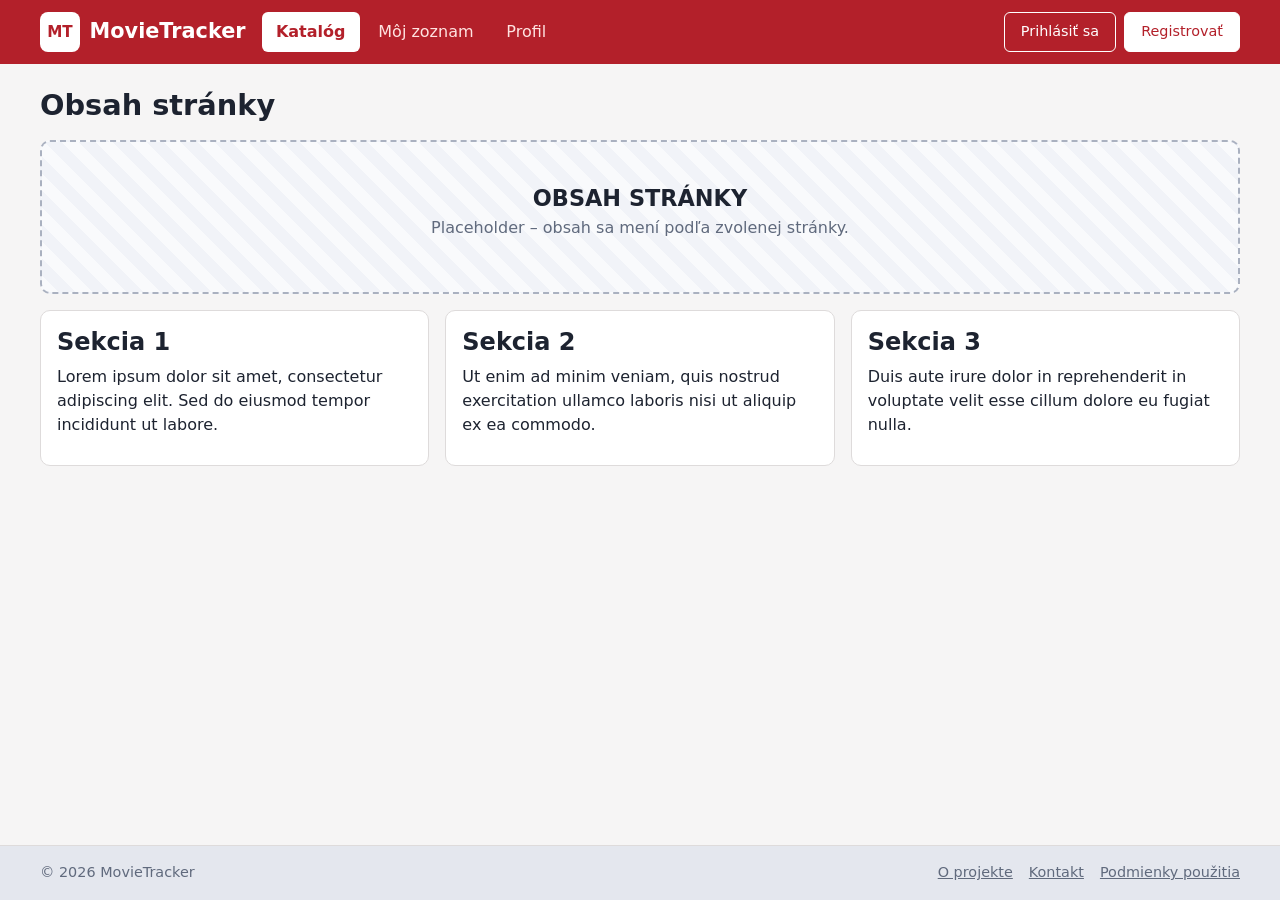
<file: html/index.html>
<!DOCTYPE html>

<html lang="sk">
<head>
    <meta charset="UTF-8">
    <meta name="viewport" content="width=device-width, initial-scale=1">
    <title>MovieTracker – Základné rozloženie</title>
    <link rel="stylesheet" href="styl.css">
</head>
<body>

<header class="site-header">
    <div class="container">
        <a class="brand" href="index.html">
            <span class="logo" aria-hidden="true">MT</span>
            <span>MovieTracker</span>
        </a>

        <input type="checkbox" id="burger" class="burger-toggle" aria-label="Zobraziť menu">
        <label for="burger" class="burger">☰ Menu</label>

        <div class="menu">
            <nav class="main-nav" aria-label="Hlavná navigácia">
                <ul>
                    <li><a href="index.html" aria-current="page">Katalóg</a></li>
                    <li><a href="moj-zoznam.html">Môj zoznam</a></li>
                    <li><a href="#">Profil</a></li>
                </ul>
            </nav>
            <div class="auth">
                <a class="btn" href="#">Prihlásiť sa</a>
                <a class="btn btn-primary" href="#">Registrovať</a>
            </div>
        </div>
    </div>
</header>

<main class="container">
    <div class="page-head">
        <h1>Obsah stránky</h1>
    </div>

    <section aria-labelledby="ph-title">
        <div class="placeholder">
            <strong id="ph-title">OBSAH STRÁNKY</strong>
            <p>Placeholder – obsah sa mení podľa zvolenej stránky.</p>
        </div>
    </section>

    <section aria-label="Ukážkové sekcie">
        <div class="card-grid">
            <article class="card">
                <h2>Sekcia 1</h2>
                <p>Lorem ipsum dolor sit amet, consectetur adipiscing elit. Sed do eiusmod tempor incididunt ut labore.</p>
            </article>
            <article class="card">
                <h2>Sekcia 2</h2>
                <p>Ut enim ad minim veniam, quis nostrud exercitation ullamco laboris nisi ut aliquip ex ea commodo.</p>
            </article>
            <article class="card">
                <h2>Sekcia 3</h2>
                <p>Duis aute irure dolor in reprehenderit in voluptate velit esse cillum dolore eu fugiat nulla.</p>
            </article>
        </div>
    </section>
</main>

<footer class="site-footer">
    <div class="container">
        <span>© 2026 MovieTracker</span>
        <ul>
            <li><a href="#">O projekte</a></li>
            <li><a href="#">Kontakt</a></li>
            <li><a href="#">Podmienky použitia</a></li>
        </ul>
    </div>
</footer>

</body>
</html>
</file>
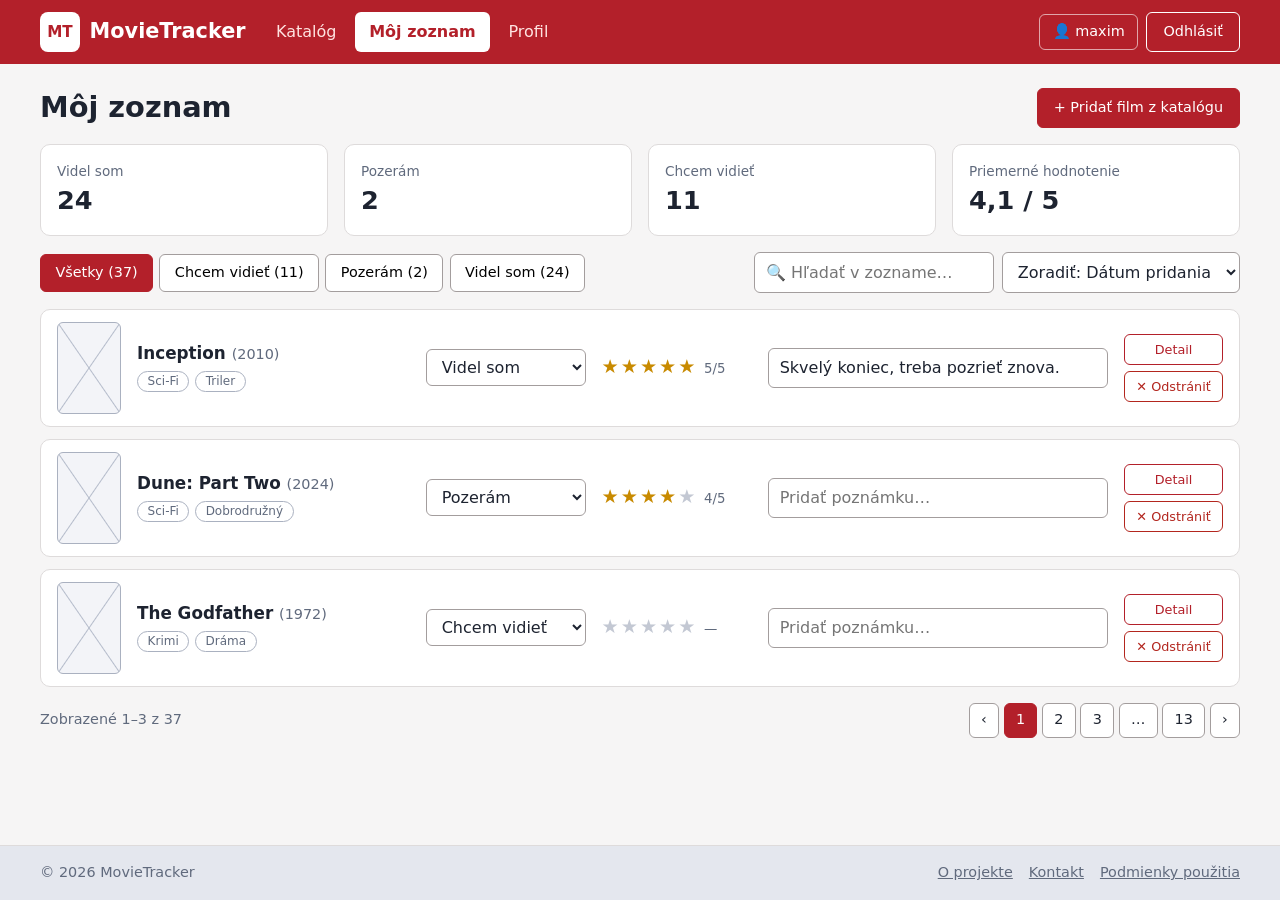
<file: html/moj-zoznam.html>
<!DOCTYPE html>

<html lang="sk">
<head>
    <meta charset="UTF-8">
    <meta name="viewport" content="width=device-width, initial-scale=1">
    <title>MovieTracker – Môj zoznam</title>
    <link rel="stylesheet" href="styl.css">
</head>
<body>

<header class="site-header">
    <div class="container">
        <a class="brand" href="index.html">
            <span class="logo" aria-hidden="true">MT</span>
            <span>MovieTracker</span>
        </a>

        <input type="checkbox" id="burger" class="burger-toggle" aria-label="Zobraziť menu">
        <label for="burger" class="burger">☰ Menu</label>

        <div class="menu">
            <nav class="main-nav" aria-label="Hlavná navigácia">
                <ul>
                    <li><a href="index.html">Katalóg</a></li>
                    <li><a href="moj-zoznam.html" aria-current="page">Môj zoznam</a></li>
                    <li><a href="#">Profil</a></li>
                </ul>
            </nav>
            <div class="auth">
                <span class="user-chip">👤 maxim</span>
                <a class="btn" href="#">Odhlásiť</a>
            </div>
        </div>
    </div>
</header>

<main class="container">
    <div class="page-head">
        <h1>Môj zoznam</h1>
        <a class="btn btn-primary" href="index.html">+ Pridať film z katalógu</a>
    </div>

    <section class="stats" aria-label="Štatistiky">
        <div class="card stat"><span>Videl som</span><strong>24</strong></div>
        <div class="card stat"><span>Pozerám</span><strong>2</strong></div>
        <div class="card stat"><span>Chcem vidieť</span><strong>11</strong></div>
        <div class="card stat"><span>Priemerné hodnotenie</span><strong>4,1 / 5</strong></div>
    </section>

    <section aria-label="Zoznam filmov">
        <div class="toolbar">
            <div class="tabs" role="group" aria-label="Filter podľa stavu">
                <button class="tab active" type="button">Všetky (37)</button>
                <button class="tab" type="button">Chcem vidieť (11)</button>
                <button class="tab" type="button">Pozerám (2)</button>
                <button class="tab" type="button">Videl som (24)</button>
            </div>
            <div class="filters">
                <label class="sr-only" for="search">Hľadať v zozname</label>
                <input id="search" type="search" placeholder="🔍 Hľadať v zozname…">
                <label class="sr-only" for="sort">Zoradiť podľa</label>
                <select id="sort">
                    <option>Zoradiť: Dátum pridania</option>
                    <option>Zoradiť: Názov</option>
                    <option>Zoradiť: Hodnotenie</option>
                </select>
            </div>
        </div>

        <ul class="movie-list">
            <li class="movie">
                <div class="poster" role="img" aria-label="Plagát filmu Inception"></div>
                <div class="info">
                    <h2>Inception <span class="year">(2010)</span></h2>
                    <ul class="chips"><li class="chip">Sci-Fi</li><li class="chip">Triler</li></ul>
                </div>
                <div class="status">
                    <label class="sr-only" for="st1">Stav</label>
                    <select id="st1">
                        <option>Chcem vidieť</option>
                        <option>Pozerám</option>
                        <option selected>Videl som</option>
                    </select>
                </div>
                <div class="rating">
                    <span class="stars" role="img" aria-label="5 z 5">★★★★★</span><small>5/5</small>
                </div>
                <div class="note-field">
                    <label class="sr-only" for="n1">Poznámka</label>
                    <input id="n1" type="text" value="Skvelý koniec, treba pozrieť znova.">
                </div>
                <div class="actions">
                    <a class="btn btn-small" href="#">Detail</a>
                    <button class="btn btn-small btn-danger" type="button">✕ Odstrániť</button>
                </div>
            </li>

            <li class="movie">
                <div class="poster" role="img" aria-label="Plagát filmu Dune: Part Two"></div>
                <div class="info">
                    <h2>Dune: Part Two <span class="year">(2024)</span></h2>
                    <ul class="chips"><li class="chip">Sci-Fi</li><li class="chip">Dobrodružný</li></ul>
                </div>
                <div class="status">
                    <label class="sr-only" for="st2">Stav</label>
                    <select id="st2">
                        <option>Chcem vidieť</option>
                        <option selected>Pozerám</option>
                        <option>Videl som</option>
                    </select>
                </div>
                <div class="rating">
                    <span class="stars" role="img" aria-label="4 z 5">★★★★<span class="off">★</span></span><small>4/5</small>
                </div>
                <div class="note-field">
                    <label class="sr-only" for="n2">Poznámka</label>
                    <input id="n2" type="text" placeholder="Pridať poznámku…">
                </div>
                <div class="actions">
                    <a class="btn btn-small" href="#">Detail</a>
                    <button class="btn btn-small btn-danger" type="button">✕ Odstrániť</button>
                </div>
            </li>

            <li class="movie">
                <div class="poster" role="img" aria-label="Plagát filmu The Godfather"></div>
                <div class="info">
                    <h2>The Godfather <span class="year">(1972)</span></h2>
                    <ul class="chips"><li class="chip">Krimi</li><li class="chip">Dráma</li></ul>
                </div>
                <div class="status">
                    <label class="sr-only" for="st3">Stav</label>
                    <select id="st3">
                        <option selected>Chcem vidieť</option>
                        <option>Pozerám</option>
                        <option>Videl som</option>
                    </select>
                </div>
                <div class="rating">
                    <span class="stars" role="img" aria-label="Nehodnotené"><span class="off">★★★★★</span></span><small>—</small>
                </div>
                <div class="note-field">
                    <label class="sr-only" for="n3">Poznámka</label>
                    <input id="n3" type="text" placeholder="Pridať poznámku…">
                </div>
                <div class="actions">
                    <a class="btn btn-small" href="#">Detail</a>
                    <button class="btn btn-small btn-danger" type="button">✕ Odstrániť</button>
                </div>
            </li>
        </ul>

        <nav class="pagination" aria-label="Stránkovanie">
            <span>Zobrazené 1–3 z 37</span>
            <ul>
                <li><a href="#" aria-label="Predchádzajúca">‹</a></li>
                <li><a href="#" aria-current="page">1</a></li>
                <li><a href="#">2</a></li>
                <li><a href="#">3</a></li>
                <li><a href="#">…</a></li>
                <li><a href="#">13</a></li>
                <li><a href="#" aria-label="Nasledujúca">›</a></li>
            </ul>
        </nav>
    </section>
</main>

<footer class="site-footer">
    <div class="container">
        <span>© 2026 MovieTracker</span>
        <ul>
            <li><a href="#">O projekte</a></li>
            <li><a href="#">Kontakt</a></li>
            <li><a href="#">Podmienky použitia</a></li>
        </ul>
    </div>
</footer>

</body>
</html>
</file>
<file: html/styl.css>
/* MovieTracker – responzívne rozloženie (zadanie 4. týždeň) */


*, *::before, *::after { box-sizing: border-box; }

:root {
    --bg: #f6f5f5;
    --surface: #ffffff;
    --text: #1d2330;
    --muted: #606a7d;
    --line: #dedbdb;
    --border: #a39d9d;
    --primary: #b3202a;
    --star: #c88a00;
    --danger: #b3261e;
}

body {
    margin: 0;
    min-height: 100vh;
    display: flex;
    flex-direction: column;
    font-family: system-ui, -apple-system, "Segoe UI", Roboto, Arial, sans-serif;
    background: var(--bg);
    color: var(--text);
    line-height: 1.5;
}

h1, h2, h3 { line-height: 1.25; margin: 0 0 .5rem; }
p { margin: 0 0 .75rem; }

.container {
    width: min(1200px, 100% - 2rem);
    margin-inline: auto;
}

.sr-only {
    position: absolute;
    width: 1px;
    height: 1px;
    overflow: hidden;
    clip: rect(0 0 0 0);
    white-space: nowrap;
}

:focus-visible { outline: 2px solid #3b82f6; outline-offset: 2px; }

/* ---------- Tlačidlá a formulárové prvky ---------- */
.btn {
    display: inline-block;
    padding: .5rem 1rem;
    border: 1.5px solid var(--primary);
    border-radius: 6px;
    background: var(--surface);
    color: var(--primary);
    font: inherit;
    font-size: .9rem;
    text-decoration: none;
    text-align: center;
    cursor: pointer;
}
.btn:hover { background: #fbeceb; }
.btn-primary { background: var(--primary); color: #fff; }
.btn-primary:hover { background: #8f1a22; }
.btn-small { padding: .3rem .7rem; font-size: .8rem; }
.btn-danger { border-color: var(--danger); color: var(--danger); }

input, select {
    font: inherit;
    padding: .45rem .7rem;
    border: 1.5px solid var(--border);
    border-radius: 6px;
    background: var(--surface);
    color: var(--text);
    max-width: 100%;
}

/* ---------- Hlavička ---------- */
.site-header { background: var(--primary); color: #fff; }

.site-header .container {
    display: flex;
    align-items: center;
    gap: 1rem;
    padding-block: .75rem;
    flex-wrap: wrap;
}

.brand {
    display: flex;
    align-items: center;
    gap: .6rem;
    font-size: 1.3rem;
    font-weight: 700;
    color: #fff;
    text-decoration: none;
}

.logo {
    width: 40px;
    height: 40px;
    display: grid;
    place-items: center;
    border-radius: 8px;
    background: #fff;
    color: var(--primary);
    font-size: .95rem;
    font-weight: 800;
}

.menu {
    flex: 1;
    display: flex;
    align-items: center;
    gap: 1.5rem;
}

.main-nav ul {
    list-style: none;
    margin: 0;
    padding: 0;
    display: flex;
    gap: .25rem;
}

.main-nav a {
    display: block;
    padding: .5rem .9rem;
    border-radius: 6px;
    color: #ffe3e1;
    text-decoration: none;
}
.main-nav a:hover { background: rgba(255, 255, 255, .14); }
.main-nav a[aria-current="page"] { background: #fff; color: var(--primary); font-weight: 600; }

.auth {
    margin-left: auto;
    display: flex;
    align-items: center;
    gap: .5rem;
}

.user-chip {
    padding: .4rem .8rem;
    border: 1.5px solid rgba(255, 255, 255, .6);
    border-radius: 6px;
    font-size: .9rem;
}

.site-header .btn { border-color: #fff; background: transparent; color: #fff; }
.site-header .btn:hover { background: rgba(255, 255, 255, .14); }
.site-header .btn-primary { background: #fff; color: var(--primary); }
.site-header .btn-primary:hover { background: #fde8e7; }

/* hamburger (bez JavaScriptu – checkbox hack) */
.burger, .burger-toggle { display: none; }

/* ---------- Hlavný obsah ---------- */
main { flex: 1; padding-block: 1.5rem 2.5rem; }

.page-head {
    display: flex;
    justify-content: space-between;
    align-items: center;
    flex-wrap: wrap;
    gap: 1rem;
    margin-bottom: 1rem;
}
.page-head h1 { margin: 0; font-size: 1.8rem; }

.card {
    background: var(--surface);
    border: 1px solid var(--line);
    border-radius: 10px;
    padding: 1rem;
}

.placeholder {
    padding: 2.5rem 1rem;
    border: 2px dashed #aab1c0;
    border-radius: 10px;
    text-align: center;
    color: var(--muted);
    background: repeating-linear-gradient(45deg, #f9fafc, #f9fafc 12px, #f1f3f8 12px, #f1f3f8 24px);
}
.placeholder strong { display: block; font-size: 1.4rem; color: var(--text); }

.card-grid {
    display: grid;
    grid-template-columns: repeat(3, 1fr);
    gap: 1rem;
    margin-top: 1rem;
}

/* ---------- Stránka „Môj zoznam“ ---------- */
.stats {
    display: grid;
    grid-template-columns: repeat(4, 1fr);
    gap: 1rem;
    margin-bottom: 1rem;
}
.stat span { display: block; color: var(--muted); font-size: .85rem; }
.stat strong { font-size: 1.6rem; }

.toolbar {
    display: flex;
    flex-wrap: wrap;
    align-items: center;
    gap: .75rem;
    margin-bottom: 1rem;
}

.tabs { display: flex; flex-wrap: wrap; gap: .4rem; }

.tab {
    padding: .45rem .9rem;
    border: 1.5px solid var(--border);
    border-radius: 6px;
    background: var(--surface);
    font: inherit;
    font-size: .9rem;
    cursor: pointer;
}
.tab.active { background: var(--primary); border-color: var(--primary); color: #fff; }

.filters { margin-left: auto; display: flex; flex-wrap: wrap; gap: .5rem; }
.filters input { width: 240px; }

.movie-list {
    list-style: none;
    margin: 0;
    padding: 0;
    display: grid;
    gap: .75rem;
}

.movie {
    display: grid;
    grid-template-columns: 64px minmax(0, 1.2fr) 160px 150px minmax(0, 1.5fr) auto;
    grid-template-areas: "poster info status rating note actions";
    align-items: center;
    gap: 1rem;
    padding: .75rem 1rem;
    background: var(--surface);
    border: 1px solid var(--line);
    border-radius: 10px;
}

.poster {
    grid-area: poster;
    width: 64px;
    height: 92px;
    border: 1.5px solid #aab1c0;
    border-radius: 6px;
    background:
        linear-gradient(to top right, transparent calc(50% - 1px), #b5bccb 50%, transparent calc(50% + 1px)),
        linear-gradient(to top left, transparent calc(50% - 1px), #b5bccb 50%, transparent calc(50% + 1px)),
        #f3f4f8;
}

.info { grid-area: info; }
.info h2 { margin: 0; font-size: 1.05rem; }
.year { color: var(--muted); font-size: .9rem; font-weight: 400; }

.chips {
    list-style: none;
    margin: .4rem 0 0;
    padding: 0;
    display: flex;
    flex-wrap: wrap;
    gap: .35rem;
}
.chip {
    padding: .05rem .6rem;
    border: 1px solid #aab1c0;
    border-radius: 999px;
    color: var(--muted);
    font-size: .75rem;
}

.status { grid-area: status; }
.status select { width: 100%; }

.rating { grid-area: rating; white-space: nowrap; }
.stars { color: var(--star); font-size: 1.2rem; letter-spacing: 2px; }
.stars .off { color: #c3c8d3; }
.rating small { margin-left: .4rem; color: var(--muted); }

.note-field { grid-area: note; }
.note-field input { width: 100%; }

.actions { grid-area: actions; display: flex; flex-direction: column; gap: .4rem; }

.pagination {
    display: flex;
    justify-content: space-between;
    align-items: center;
    flex-wrap: wrap;
    gap: 1rem;
    margin-top: 1rem;
    color: var(--muted);
    font-size: .9rem;
}
.pagination ul { list-style: none; margin: 0; padding: 0; display: flex; flex-wrap: wrap; gap: .3rem; }
.pagination a {
    display: block;
    padding: .35rem .7rem;
    border: 1.5px solid var(--border);
    border-radius: 6px;
    background: var(--surface);
    color: var(--text);
    text-decoration: none;
}
.pagination a[aria-current="page"] { background: var(--primary); border-color: var(--primary); color: #fff; }

/* ---------- Pätička ---------- */
.site-footer { background: #e4e7ee; border-top: 1px solid var(--line); color: var(--muted); font-size: .9rem; }
.site-footer .container {
    display: flex;
    justify-content: space-between;
    flex-wrap: wrap;
    gap: 1rem;
    padding-block: 1rem;
}
.site-footer ul { list-style: none; margin: 0; padding: 0; display: flex; flex-wrap: wrap; gap: 1rem; }
.site-footer a { color: inherit; }

/* ================= Responzívnosť ================= */

/* Tablet a menší notebook */
@media (max-width: 1024px) {
    .movie {
        grid-template-columns: 64px minmax(0, 1fr) 160px 150px;
        grid-template-areas:
            "poster info   status rating"
            "note   note   note   actions";
    }
    .actions { flex-direction: row; justify-content: flex-end; }
}

@media (max-width: 900px) {
    .card-grid { grid-template-columns: repeat(2, 1fr); }
}

/* Mobil – navigácia sa skryje za tlačidlo Menu */
@media (max-width: 768px) {
    .burger {
        display: inline-block;
        margin-left: auto;
        padding: .4rem .8rem;
        border: 1.5px solid #fff;
        border-radius: 6px;
        cursor: pointer;
        user-select: none;
    }
    .burger-toggle {
        display: block;
        position: absolute;
        width: 1px;
        height: 1px;
        opacity: 0;
    }
    .burger-toggle:focus-visible + .burger { outline: 2px solid #fff; outline-offset: 2px; }

    .menu {
        display: none;
        flex-basis: 100%;
        flex-direction: column;
        align-items: stretch;
        gap: .75rem;
    }
    .burger-toggle:checked ~ .menu { display: flex; }

    .main-nav ul { flex-direction: column; }
    .auth { margin-left: 0; }
    .auth .btn, .auth .user-chip { flex: 1; text-align: center; }

    .stats { grid-template-columns: repeat(2, 1fr); }
    .filters { margin-left: 0; width: 100%; }
    .filters input, .filters select { flex: 1 1 100%; width: 100%; }
}

/* Malý mobil */
@media (max-width: 640px) {
    .card-grid { grid-template-columns: 1fr; }
    .page-head h1 { font-size: 1.5rem; }
    .page-head .btn { width: 100%; }

    .movie {
        grid-template-columns: 64px minmax(0, 1fr);
        grid-template-areas:
            "poster info"
            "status status"
            "rating rating"
            "note   note"
            "actions actions";
    }
    .actions .btn { flex: 1; }
    .pagination { justify-content: center; }
}
</file>
